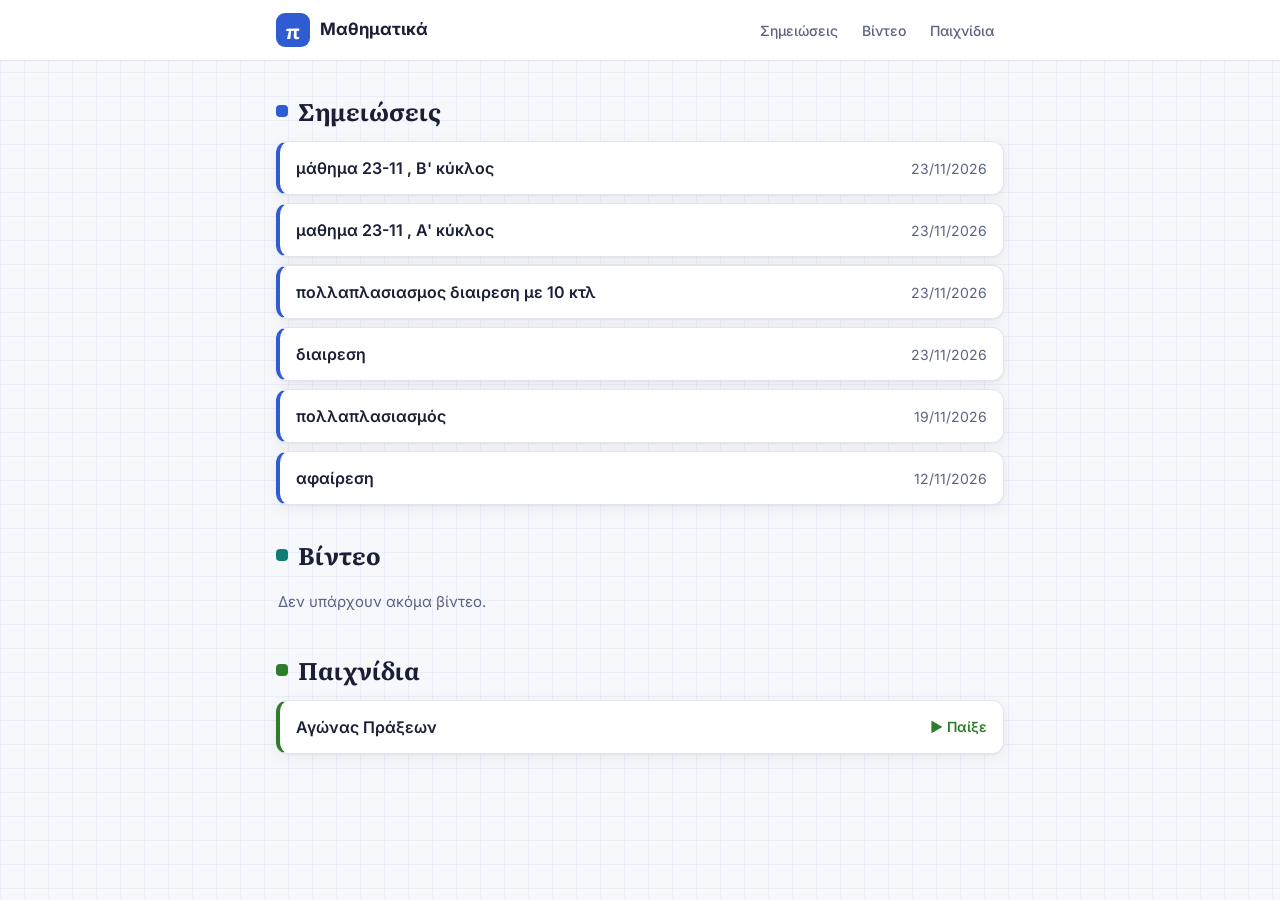
<file: index.html>
<!doctype html>
<html lang="el">
<head>
  <meta charset="utf-8">
  <meta name="viewport" content="width=device-width, initial-scale=1">
  <title>Μαθηματικά</title>
  <meta name="description" content="Σημειώσεις, βίντεο και παιχνίδια μαθηματικών.">
  <link rel="preconnect" href="https://fonts.googleapis.com">
  <link rel="preconnect" href="https://fonts.gstatic.com" crossorigin>
  <link href="https://fonts.googleapis.com/css2?family=Inter:wght@400;500;600;700&family=Literata:opsz,wght@7..72,600;7..72,700&display=swap" rel="stylesheet">
  <link rel="stylesheet" href="assets/style.css">
  <link rel="icon" href="data:image/svg+xml,%3Csvg xmlns='http://www.w3.org/2000/svg' viewBox='0 0 32 32'%3E%3Crect width='32' height='32' rx='8' fill='%232f5bd3'/%3E%3Ctext x='16' y='23' font-size='20' text-anchor='middle' fill='white' font-family='serif'%3E%CF%80%3C/text%3E%3C/svg%3E">
</head>
<body>
  <header class="site-header">
    <div class="wrap header-inner">
      <a class="brand" href="./">
        <span class="brand-mark" aria-hidden="true">π</span>
        <span>Μαθηματικά</span>
      </a>
      <nav class="nav" aria-label="Ενότητες">
        <a href="#simeioseis">Σημειώσεις</a>
        <a href="#vinteo">Βίντεο</a>
        <a href="#paixnidia">Παιχνίδια</a>
      </nav>
    </div>
  </header>

  <main class="wrap">
    <section class="section" id="simeioseis">
      <h2><span class="dot t-notes"></span>Σημειώσεις</h2>
      <ul class="list" id="notes"></ul>
    </section>

    <section class="section" id="vinteo">
      <h2><span class="dot t-video"></span>Βίντεο</h2>
      <ul class="list" id="videos"></ul>
    </section>

    <section class="section" id="paixnidia">
      <h2><span class="dot t-game"></span>Παιχνίδια</h2>
      <ul class="list" id="games"></ul>
    </section>
  </main>

  <dialog id="video-dialog" aria-label="Βίντεο">
    <div class="dialog-head">
      <strong id="video-title"></strong>
      <button class="icon-btn" id="video-close" aria-label="Κλείσιμο">✕</button>
    </div>
    <div class="video-frame"><iframe id="video-iframe" title="Βίντεο" allow="accelerometer; autoplay; encrypted-media; gyroscope; picture-in-picture" allowfullscreen></iframe></div>
  </dialog>

  <script src="assets/app.js"></script>
</body>
</html>
</file>
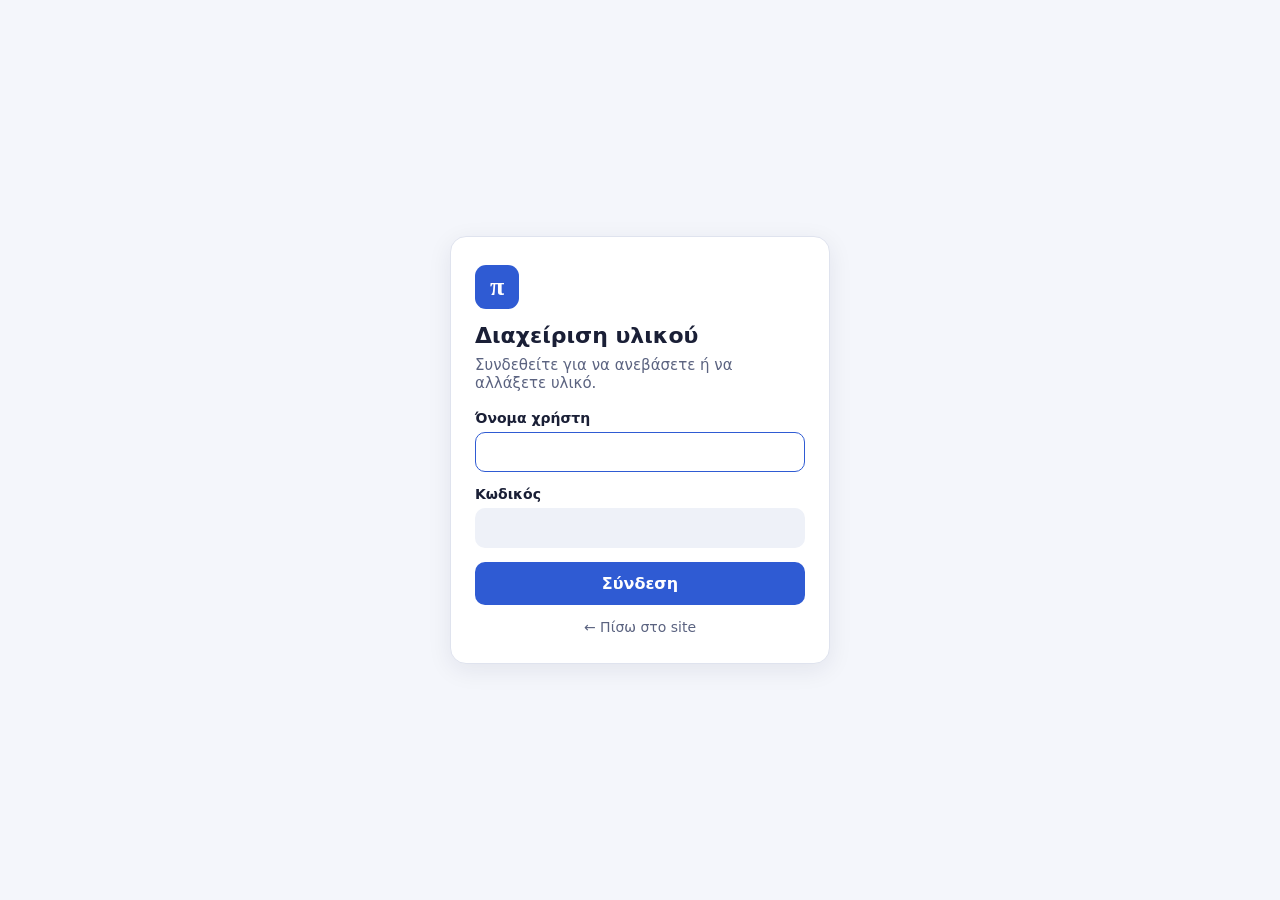
<file: admin/index.html>
<!doctype html>
<html lang="el">
<head>
  <meta charset="utf-8">
  <meta name="viewport" content="width=device-width, initial-scale=1">
  <meta name="robots" content="noindex">
  <title>Διαχείριση υλικού</title>
  <link rel="stylesheet" href="login.css">
</head>
<body>
  <main class="login" id="login" hidden>
    <form class="card" id="form" autocomplete="on">
      <div class="mark" aria-hidden="true">π</div>
      <h1>Διαχείριση υλικού</h1>
      <p class="sub">Συνδεθείτε για να ανεβάσετε ή να αλλάξετε υλικό.</p>
      <label>Όνομα χρήστη
        <input id="user" name="username" autocomplete="username" required autocapitalize="none" spellcheck="false">
      </label>
      <label>Κωδικός
        <input id="pass" name="password" type="password" autocomplete="current-password" required>
      </label>
      <p class="error" id="error" role="alert" hidden></p>
      <button type="submit" id="submit">Σύνδεση</button>
      <a class="back" href="../">← Πίσω στο site</a>
    </form>
  </main>

  <script src="auth.js"></script>
  <script>
  (function () {
    "use strict";
    // Ίδια έκδοση με αυτή που ελέγχθηκε. Μην την αλλάξετε χωρίς δοκιμή.
    var CMS_SRC = "https://unpkg.com/@sveltia/cms@0.266.0/dist/sveltia-cms.js";
    var KEY = "sveltia-cms.user";
    var $ = function (id) { return document.getElementById(id); };

    function hasSession() {
      try {
        var u = JSON.parse(localStorage.getItem(KEY) || "null");
        return !!(u && u.backendName === "github" && u.token);
      } catch (e) { return false; }
    }
    function startCms() {
      var l = $("login"); if (l) l.remove();
      document.body.classList.add("cms");
      var s = document.createElement("script");
      s.src = CMS_SRC;
      document.body.appendChild(s);
    }
    function showError(msg) {
      $("error").textContent = msg;
      $("error").hidden = false;
    }

    if (hasSession()) { startCms(); return; }

    $("login").hidden = false;
    $("user").focus();

    $("form").addEventListener("submit", function (e) {
      e.preventDefault();
      $("error").hidden = true;
      var btn = $("submit");
      btn.disabled = true; btn.textContent = "Σύνδεση…";

      fetch("login.json", { cache: "no-cache" })
        .then(function (r) {
          if (!r.ok) throw new Error("nosetup");
          return r.json();
        })
        .then(function (box) { return MathAuth.decrypt(box, $("user").value, $("pass").value); })
        .then(function (token) {
          try { localStorage.setItem(KEY, JSON.stringify({ backendName: "github", token: token })); } catch (err) {}
          if (!hasSession()) throw new Error("storage");
          startCms();
        })
        .catch(function (err) {
          btn.disabled = false; btn.textContent = "Σύνδεση";
          if (err && err.message === "nosetup") showError("Η σύνδεση δεν έχει ρυθμιστεί ακόμα.");
          else if (err && err.message === "storage") showError("Ο browser δεν επιτρέπει αποθήκευση. Δοκιμάστε εκτός ιδιωτικής περιήγησης.");
          else { showError("Λάθος όνομα χρήστη ή κωδικός."); $("pass").select(); }
        });
    });
  })();
  </script>
</body>
</html>
</file>
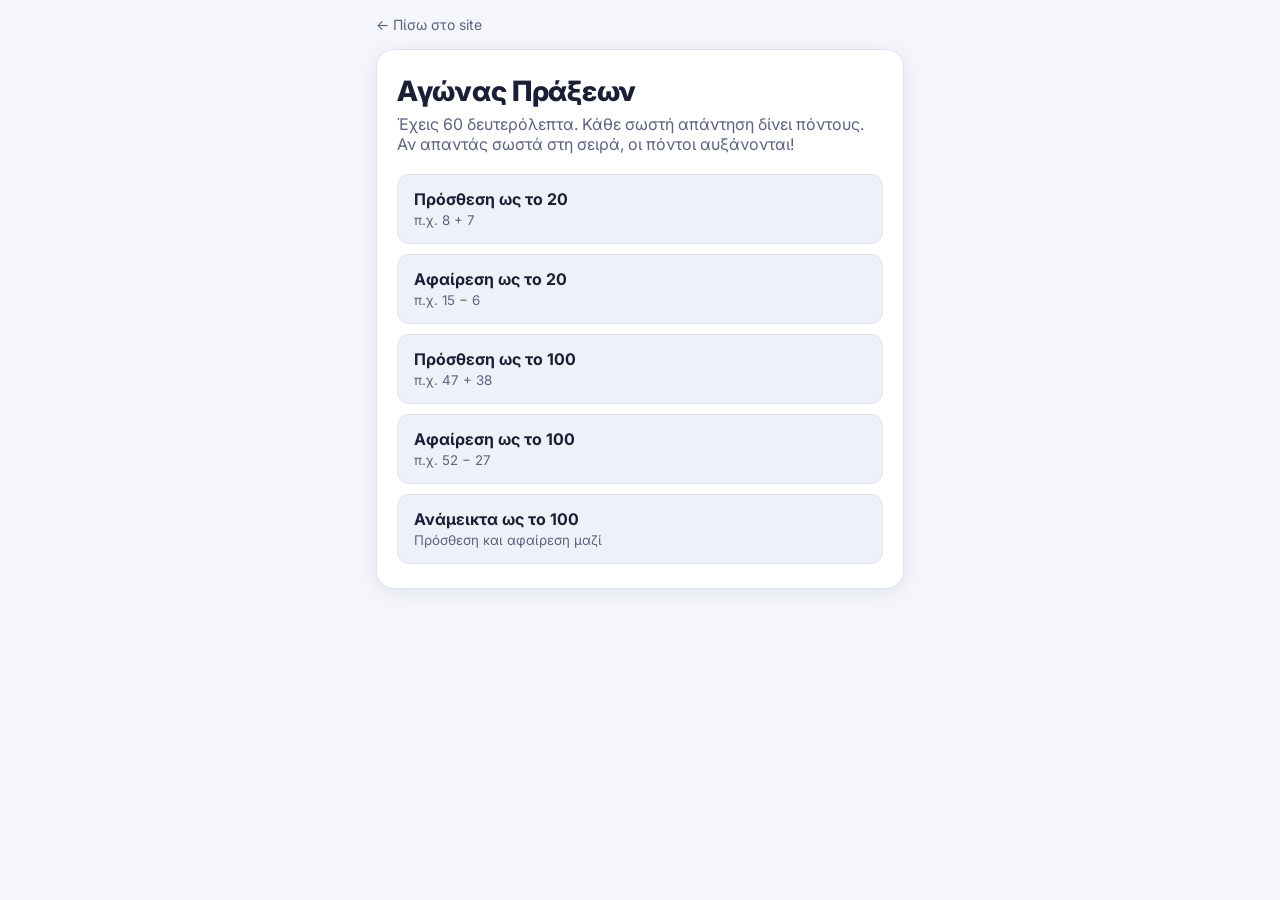
<file: games/praxeis/index.html>
<!doctype html>
<html lang="el">
<head>
<meta charset="utf-8">
<meta name="viewport" content="width=device-width, initial-scale=1">
<title>Αγώνας Πράξεων</title>
<link rel="preconnect" href="https://fonts.googleapis.com">
<link rel="preconnect" href="https://fonts.gstatic.com" crossorigin>
<link href="https://fonts.googleapis.com/css2?family=Inter:wght@400;600;700;800&display=swap" rel="stylesheet">
<style>
  :root {
    --bg: #f4f6fb; --surface: #fff; --surface-2: #eef1f8; --text: #1a1f36; --muted: #5b6380;
    --border: #dfe3ee; --accent: #2f5bd3; --accent-ink: #fff;
    --good: #1f8a3b; --good-bg: #e2f5e7; --bad: #c4283f; --bad-bg: #fde6ea; --warn: #b5470b;
  }
  @media (prefers-color-scheme: dark) {
    :root:not([data-theme="light"]) {
      --bg: #11141f; --surface: #1a1e2c; --surface-2: #252a3b; --text: #e8eaf2; --muted: #a0a7c0;
      --border: #30364a; --accent: #7d9cff; --accent-ink: #0d1430;
      --good: #7fe09a; --good-bg: #1c3a25; --bad: #ff98a9; --bad-bg: #4a1f2a; --warn: #ffb380;
    }
  }
  :root[data-theme="dark"] {
    --bg: #11141f; --surface: #1a1e2c; --surface-2: #252a3b; --text: #e8eaf2; --muted: #a0a7c0;
    --border: #30364a; --accent: #7d9cff; --accent-ink: #0d1430;
    --good: #7fe09a; --good-bg: #1c3a25; --bad: #ff98a9; --bad-bg: #4a1f2a; --warn: #ffb380;
  }
  * { box-sizing: border-box; }
  body { margin: 0; font-family: "Inter", system-ui, sans-serif; background: var(--bg); color: var(--text); min-height: 100vh; }
  .wrap { max-width: 560px; margin: 0 auto; padding: 16px; }
  .top { display: flex; justify-content: space-between; align-items: center; margin-bottom: 16px; }
  .top a { color: var(--muted); text-decoration: none; font-size: 14px; }
  .top a:hover { color: var(--accent); }
  .panel { background: var(--surface); border: 1px solid var(--border); border-radius: 18px; padding: 24px 20px; box-shadow: 0 4px 20px rgba(20,30,70,.07); }
  h1 { margin: 0 0 6px; font-size: 28px; font-weight: 800; letter-spacing: -.01em; }
  .sub { margin: 0 0 20px; color: var(--muted); }
  .levels { display: grid; gap: 10px; }
  .level {
    display: flex; justify-content: space-between; align-items: center; gap: 12px; text-align: left;
    font: inherit; cursor: pointer; padding: 14px 16px; border-radius: 12px;
    border: 1px solid var(--border); background: var(--surface-2); color: var(--text);
  }
  .level:hover { border-color: var(--accent); }
  .level strong { display: block; font-size: 16px; }
  .level small { color: var(--muted); }
  .best { font-size: 13px; color: var(--muted); white-space: nowrap; }
  .hud { display: flex; justify-content: space-between; align-items: center; gap: 8px; font-weight: 700; margin-bottom: 10px; }
  .hud .streak { color: var(--warn); font-size: 14px; min-height: 1em; }
  .bar { height: 8px; background: var(--surface-2); border-radius: 99px; overflow: hidden; margin-bottom: 22px; }
  .bar > div { height: 100%; background: var(--accent); width: 100%; transition: width .25s linear; }
  .bar.low > div { background: var(--bad); }
  .question { text-align: center; font-size: clamp(30px, 9vw, 46px); font-weight: 800; padding: 14px 0 26px; font-variant-numeric: tabular-nums; }
  .question .ask { display: block; font-size: 15px; font-weight: 600; color: var(--muted); margin-bottom: 6px; }
  .answers { display: grid; grid-template-columns: 1fr 1fr; gap: 10px; }
  .ans {
    font: inherit; font-size: 24px; font-weight: 700; cursor: pointer; padding: 16px 8px; border-radius: 12px;
    border: 2px solid var(--border); background: var(--surface); color: var(--text); position: relative;
    font-variant-numeric: tabular-nums;
  }
  .ans:hover { border-color: var(--accent); }
  .ans kbd { position: absolute; top: 6px; left: 9px; font: 600 11px Inter, sans-serif; color: var(--muted); }
  .ans.good { border-color: var(--good); background: var(--good-bg); color: var(--good); }
  .ans.bad { border-color: var(--bad); background: var(--bad-bg); color: var(--bad); }
  .ans:disabled { cursor: default; }
  .btn { font: inherit; font-weight: 700; cursor: pointer; border: none; padding: 12px 20px; border-radius: 10px; background: var(--accent); color: var(--accent-ink); }
  .btn.ghost { background: var(--surface-2); color: var(--text); }
  .result { text-align: center; }
  .big { font-size: 64px; font-weight: 800; line-height: 1; margin: 10px 0; color: var(--accent); }
  .stats { color: var(--muted); margin-bottom: 8px; }
  .msg { font-weight: 600; margin: 14px 0 22px; }
  .row { display: flex; gap: 10px; justify-content: center; flex-wrap: wrap; }
  .hint { color: var(--muted); font-size: 13px; text-align: center; margin-top: 16px; }
  [hidden] { display: none !important; }
</style>
</head>
<body>
<div class="wrap">
  <div class="top"><a href="../../">← Πίσω στο site</a></div>

  <section class="panel" id="menu">
    <h1>Αγώνας Πράξεων</h1>
    <p class="sub">Έχεις 60 δευτερόλεπτα. Κάθε σωστή απάντηση δίνει πόντους. Αν απαντάς σωστά στη σειρά, οι πόντοι αυξάνονται!</p>
    <div class="levels" id="levels"></div>
  </section>

  <section class="panel" id="play" hidden>
    <div class="hud"><span id="score">0 πόντοι</span><span class="streak" id="streak"></span><span id="time">60″</span></div>
    <div class="bar" id="bar"><div id="bar-fill"></div></div>
    <div class="question" id="question"></div>
    <div class="answers" id="answers"></div>
    <p class="hint">Μπορείς να πατάς και τα πλήκτρα 1–4.</p>
  </section>

  <section class="panel result" id="end" hidden>
    <h1>Τέλος χρόνου!</h1>
    <div class="big" id="final"></div>
    <div class="stats" id="stats"></div>
    <div class="msg" id="msg"></div>
    <div class="row">
      <button class="btn" id="again">Ξανά</button>
      <button class="btn ghost" id="to-menu">Άλλο επίπεδο</button>
    </div>
  </section>
</div>

<script>
(function () {
  "use strict";
  var DURATION = 60;

  function rnd(a, b) { return Math.floor(Math.random() * (b - a + 1)) + a; }
  function pick(arr) { return arr[rnd(0, arr.length - 1)]; }
  function fmt(n) { return n < 0 ? "−" + Math.abs(n) : String(n); }

  function add(max) { return function () {
    var a = rnd(1, max - 1), b = rnd(1, max - a);
    return { q: a + " + " + b, a: a + b };
  }; }
  function sub(max) { return function () {
    var a = rnd(2, max), b = rnd(1, a - 1);
    return { q: a + " − " + b, a: a - b };
  }; }
  var LEVELS = [
    { id: "add20",  name: "Πρόσθεση ως το 20",  desc: "π.χ. 8 + 7", gen: add(20) },
    { id: "sub20",  name: "Αφαίρεση ως το 20",  desc: "π.χ. 15 − 6", gen: sub(20) },
    { id: "add100", name: "Πρόσθεση ως το 100", desc: "π.χ. 47 + 38", gen: add(100) },
    { id: "sub100", name: "Αφαίρεση ως το 100", desc: "π.χ. 52 − 27", gen: sub(100) },
    { id: "mix100", name: "Ανάμεικτα ως το 100", desc: "Πρόσθεση και αφαίρεση μαζί", gen: function () {
        return Math.random() < .5 ? add(100)() : sub(100)();
    }}
  ];

  var $ = function (id) { return document.getElementById(id); };
  var level, score, streak, correct, total, timeLeft, timer, current, locked;

  function bestKey(id) { return "praxeis-best-" + id; }
  function getBest(id) { try { return Number(localStorage.getItem(bestKey(id))) || 0; } catch (e) { return 0; } }
  function setBest(id, v) { try { localStorage.setItem(bestKey(id), String(v)); } catch (e) {} }

  function showMenu() {
    $("levels").innerHTML = LEVELS.map(function (l, i) {
      var b = getBest(l.id);
      return '<button class="level" data-i="' + i + '"><span><strong>' + l.name + "</strong><small>" + l.desc + "</small></span>" +
        '<span class="best">' + (b ? "Ρεκόρ: " + b : "") + "</span></button>";
    }).join("");
    show("menu");
  }
  function show(id) { ["menu", "play", "end"].forEach(function (s) { $(s).hidden = s !== id; }); }

  function options(ans) {
    var set = [ans];
    var cands = [ans + 1, ans - 1, ans + 2, ans - 2, ans + 10, ans - 10, ans + rnd(3, 6), ans - rnd(3, 6), ans + 11, ans + 9].filter(function (v) { return v >= 0; });
    cands.sort(function () { return Math.random() - .5; });
    for (var i = 0; i < cands.length && set.length < 4; i++) if (set.indexOf(cands[i]) < 0) set.push(cands[i]);
    return set.sort(function () { return Math.random() - .5; });
  }

  function next() {
    current = level.gen();
    locked = false;
    $("question").innerHTML = (current.ask ? '<span class="ask">' + current.ask + "</span>" : "") + current.q + (current.ask ? "" : " = ;");
    $("answers").innerHTML = options(current.a).map(function (v, i) {
      return '<button class="ans" data-v="' + v + '"><kbd>' + (i + 1) + "</kbd>" + fmt(v) + "</button>";
    }).join("");
  }

  function answer(btn) {
    if (locked || !btn) return;
    locked = true;
    total++;
    var v = Number(btn.dataset.v);
    var buttons = $("answers").querySelectorAll(".ans");
    buttons.forEach(function (b) { b.disabled = true; if (Number(b.dataset.v) === current.a) b.classList.add("good"); });
    if (v === current.a) {
      correct++; streak++;
      score += 10 + Math.min(streak - 1, 5) * 2;
    } else {
      streak = 0;
      btn.classList.add("bad");
    }
    $("score").textContent = score + " πόντοι";
    $("streak").textContent = streak >= 3 ? "🔥 " + streak + " στη σειρά" : "";
    setTimeout(function () { if (timeLeft > 0) next(); }, v === current.a ? 350 : 1100);
  }

  function start(i) {
    level = LEVELS[i];
    score = 0; streak = 0; correct = 0; total = 0; timeLeft = DURATION;
    $("score").textContent = "0 πόντοι"; $("streak").textContent = "";
    tick();
    show("play");
    next();
    clearInterval(timer);
    timer = setInterval(function () { timeLeft--; tick(); if (timeLeft <= 0) finish(); }, 1000);
  }
  function tick() {
    $("time").textContent = timeLeft + "″";
    $("bar-fill").style.width = (timeLeft / DURATION * 100) + "%";
    $("bar").classList.toggle("low", timeLeft <= 10);
  }
  function finish() {
    clearInterval(timer);
    var prev = getBest(level.id);
    var record = score > prev;
    if (record) setBest(level.id, score);
    $("final").textContent = score;
    $("stats").textContent = "Σωστές: " + correct + " από " + total + " · " + level.name;
    $("msg").textContent = record && prev ? "🏆 Νέο ρεκόρ! (το προηγούμενο ήταν " + prev + ")"
      : record ? "🎉 Μπράβο! Αυτό είναι το πρώτο σου ρεκόρ."
      : "Το ρεκόρ σου είναι " + prev + ". Μπορείς να το σπάσεις!";
    show("end");
  }

  document.addEventListener("click", function (e) {
    var l = e.target.closest(".level"); if (l) return start(Number(l.dataset.i));
    var a = e.target.closest(".ans"); if (a) return answer(a);
  });
  document.addEventListener("keydown", function (e) {
    if ($("play").hidden) return;
    var n = Number(e.key);
    if (n >= 1 && n <= 4) answer($("answers").querySelectorAll(".ans")[n - 1]);
  });
  $("again").addEventListener("click", function () { start(LEVELS.indexOf(level)); });
  $("to-menu").addEventListener("click", showMenu);

  showMenu();
})();
</script>
</body>
</html>
</file>
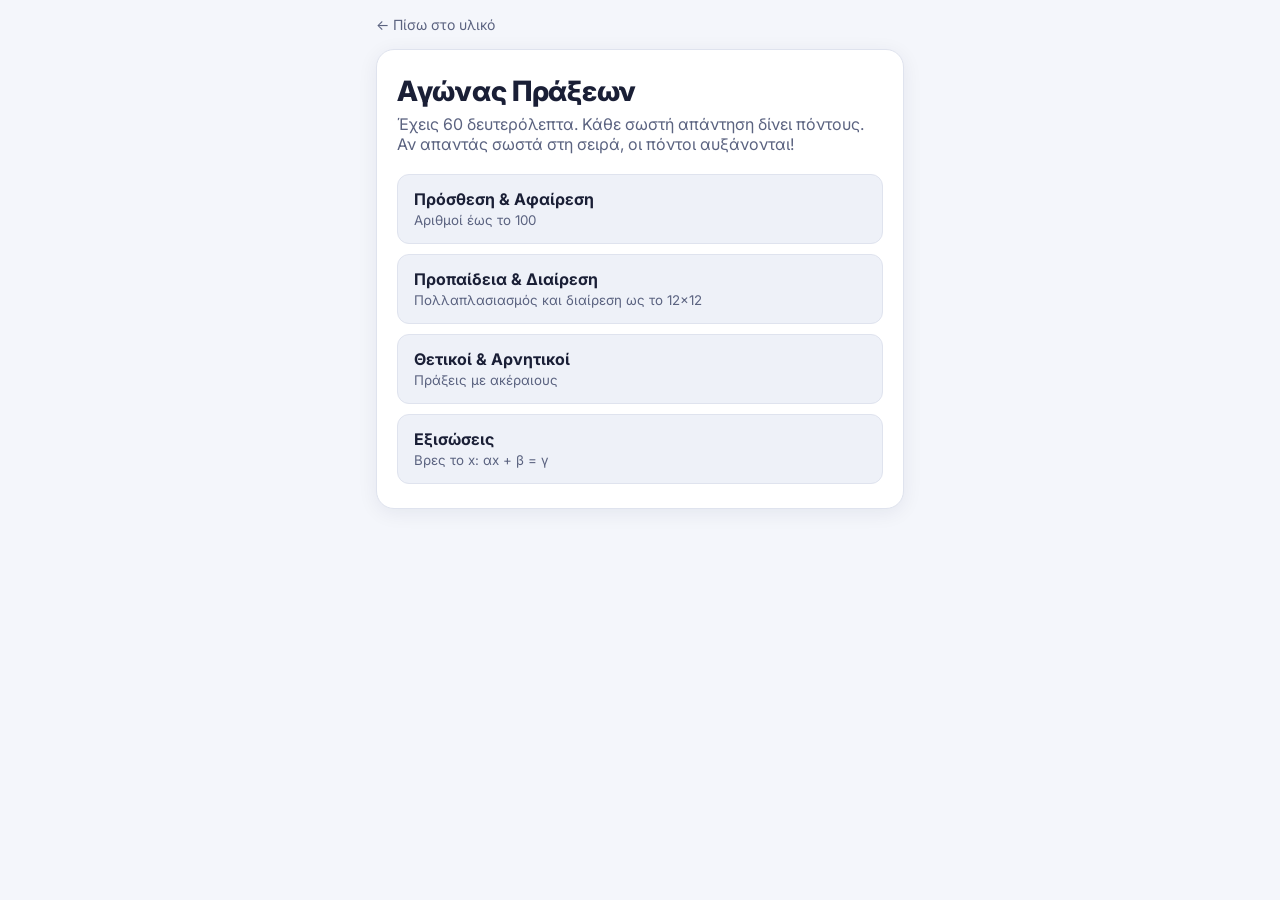
<file: math-site/games/praxeis/index.html>
<!doctype html>
<html lang="el">
<head>
<meta charset="utf-8">
<meta name="viewport" content="width=device-width, initial-scale=1">
<title>Αγώνας Πράξεων</title>
<link rel="preconnect" href="https://fonts.googleapis.com">
<link rel="preconnect" href="https://fonts.gstatic.com" crossorigin>
<link href="https://fonts.googleapis.com/css2?family=Inter:wght@400;600;700;800&display=swap" rel="stylesheet">
<style>
  :root {
    --bg: #f4f6fb; --surface: #fff; --surface-2: #eef1f8; --text: #1a1f36; --muted: #5b6380;
    --border: #dfe3ee; --accent: #2f5bd3; --accent-ink: #fff;
    --good: #1f8a3b; --good-bg: #e2f5e7; --bad: #c4283f; --bad-bg: #fde6ea; --warn: #b5470b;
  }
  @media (prefers-color-scheme: dark) {
    :root:not([data-theme="light"]) {
      --bg: #11141f; --surface: #1a1e2c; --surface-2: #252a3b; --text: #e8eaf2; --muted: #a0a7c0;
      --border: #30364a; --accent: #7d9cff; --accent-ink: #0d1430;
      --good: #7fe09a; --good-bg: #1c3a25; --bad: #ff98a9; --bad-bg: #4a1f2a; --warn: #ffb380;
    }
  }
  :root[data-theme="dark"] {
    --bg: #11141f; --surface: #1a1e2c; --surface-2: #252a3b; --text: #e8eaf2; --muted: #a0a7c0;
    --border: #30364a; --accent: #7d9cff; --accent-ink: #0d1430;
    --good: #7fe09a; --good-bg: #1c3a25; --bad: #ff98a9; --bad-bg: #4a1f2a; --warn: #ffb380;
  }
  * { box-sizing: border-box; }
  body { margin: 0; font-family: "Inter", system-ui, sans-serif; background: var(--bg); color: var(--text); min-height: 100vh; }
  .wrap { max-width: 560px; margin: 0 auto; padding: 16px; }
  .top { display: flex; justify-content: space-between; align-items: center; margin-bottom: 16px; }
  .top a { color: var(--muted); text-decoration: none; font-size: 14px; }
  .top a:hover { color: var(--accent); }
  .panel { background: var(--surface); border: 1px solid var(--border); border-radius: 18px; padding: 24px 20px; box-shadow: 0 4px 20px rgba(20,30,70,.07); }
  h1 { margin: 0 0 6px; font-size: 28px; font-weight: 800; letter-spacing: -.01em; }
  .sub { margin: 0 0 20px; color: var(--muted); }
  .levels { display: grid; gap: 10px; }
  .level {
    display: flex; justify-content: space-between; align-items: center; gap: 12px; text-align: left;
    font: inherit; cursor: pointer; padding: 14px 16px; border-radius: 12px;
    border: 1px solid var(--border); background: var(--surface-2); color: var(--text);
  }
  .level:hover { border-color: var(--accent); }
  .level strong { display: block; font-size: 16px; }
  .level small { color: var(--muted); }
  .best { font-size: 13px; color: var(--muted); white-space: nowrap; }
  .hud { display: flex; justify-content: space-between; align-items: center; gap: 8px; font-weight: 700; margin-bottom: 10px; }
  .hud .streak { color: var(--warn); font-size: 14px; min-height: 1em; }
  .bar { height: 8px; background: var(--surface-2); border-radius: 99px; overflow: hidden; margin-bottom: 22px; }
  .bar > div { height: 100%; background: var(--accent); width: 100%; transition: width .25s linear; }
  .bar.low > div { background: var(--bad); }
  .question { text-align: center; font-size: clamp(30px, 9vw, 46px); font-weight: 800; padding: 14px 0 26px; font-variant-numeric: tabular-nums; }
  .question .ask { display: block; font-size: 15px; font-weight: 600; color: var(--muted); margin-bottom: 6px; }
  .answers { display: grid; grid-template-columns: 1fr 1fr; gap: 10px; }
  .ans {
    font: inherit; font-size: 24px; font-weight: 700; cursor: pointer; padding: 16px 8px; border-radius: 12px;
    border: 2px solid var(--border); background: var(--surface); color: var(--text); position: relative;
    font-variant-numeric: tabular-nums;
  }
  .ans:hover { border-color: var(--accent); }
  .ans kbd { position: absolute; top: 6px; left: 9px; font: 600 11px Inter, sans-serif; color: var(--muted); }
  .ans.good { border-color: var(--good); background: var(--good-bg); color: var(--good); }
  .ans.bad { border-color: var(--bad); background: var(--bad-bg); color: var(--bad); }
  .ans:disabled { cursor: default; }
  .btn { font: inherit; font-weight: 700; cursor: pointer; border: none; padding: 12px 20px; border-radius: 10px; background: var(--accent); color: var(--accent-ink); }
  .btn.ghost { background: var(--surface-2); color: var(--text); }
  .result { text-align: center; }
  .big { font-size: 64px; font-weight: 800; line-height: 1; margin: 10px 0; color: var(--accent); }
  .stats { color: var(--muted); margin-bottom: 8px; }
  .msg { font-weight: 600; margin: 14px 0 22px; }
  .row { display: flex; gap: 10px; justify-content: center; flex-wrap: wrap; }
  .hint { color: var(--muted); font-size: 13px; text-align: center; margin-top: 16px; }
  [hidden] { display: none !important; }
</style>
</head>
<body>
<div class="wrap">
  <div class="top"><a href="../../">← Πίσω στο υλικό</a></div>

  <section class="panel" id="menu">
    <h1>Αγώνας Πράξεων</h1>
    <p class="sub">Έχεις 60 δευτερόλεπτα. Κάθε σωστή απάντηση δίνει πόντους. Αν απαντάς σωστά στη σειρά, οι πόντοι αυξάνονται!</p>
    <div class="levels" id="levels"></div>
  </section>

  <section class="panel" id="play" hidden>
    <div class="hud"><span id="score">0 πόντοι</span><span class="streak" id="streak"></span><span id="time">60″</span></div>
    <div class="bar" id="bar"><div id="bar-fill"></div></div>
    <div class="question" id="question"></div>
    <div class="answers" id="answers"></div>
    <p class="hint">Μπορείς να πατάς και τα πλήκτρα 1–4.</p>
  </section>

  <section class="panel result" id="end" hidden>
    <h1>Τέλος χρόνου!</h1>
    <div class="big" id="final"></div>
    <div class="stats" id="stats"></div>
    <div class="msg" id="msg"></div>
    <div class="row">
      <button class="btn" id="again">Ξανά</button>
      <button class="btn ghost" id="to-menu">Άλλο επίπεδο</button>
    </div>
  </section>
</div>

<script>
(function () {
  "use strict";
  var DURATION = 60;

  function rnd(a, b) { return Math.floor(Math.random() * (b - a + 1)) + a; }
  function pick(arr) { return arr[rnd(0, arr.length - 1)]; }
  function p(n) { return n < 0 ? "(" + fmt(n) + ")" : fmt(n); } // αρνητικοί σε παρένθεση
  function fmt(n) { return n < 0 ? "−" + Math.abs(n) : String(n); }

  var LEVELS = [
    { id: "add", name: "Πρόσθεση & Αφαίρεση", desc: "Αριθμοί έως το 100", gen: function () {
        var a = rnd(5, 60), b = rnd(2, 40);
        if (Math.random() < .5) return { q: a + " + " + b, a: a + b };
        if (b > a) { var t = a; a = b; b = t; }
        return { q: a + " − " + b, a: a - b };
    }},
    { id: "mul", name: "Προπαίδεια & Διαίρεση", desc: "Πολλαπλασιασμός και διαίρεση ως το 12×12", gen: function () {
        var a = rnd(2, 12), b = rnd(2, 12);
        if (Math.random() < .6) return { q: a + " × " + b, a: a * b };
        return { q: (a * b) + " : " + a, a: b };
    }},
    { id: "int", name: "Θετικοί & Αρνητικοί", desc: "Πράξεις με ακέραιους", gen: function () {
        var a = rnd(-15, 15), b = rnd(-15, 15);
        if (b === 0) b = -7;
        var op = pick(["+", "−", "×"]);
        if (op === "×") { a = rnd(-9, 9); b = rnd(-9, 9) || 4; return { q: p(a) + " · " + p(b), a: a * b }; }
        if (op === "+") return { q: fmt(a) + " + " + p(b), a: a + b };
        return { q: fmt(a) + " − " + p(b), a: a - b };
    }},
    { id: "eq", name: "Εξισώσεις", desc: "Βρες το x: αx + β = γ", gen: function () {
        var x = rnd(-9, 9), a = rnd(2, 9), b = rnd(-20, 20);
        if (b === 0) b = 5;
        var c = a * x + b;
        var left = a + "x " + (b < 0 ? "− " + Math.abs(b) : "+ " + b);
        return { q: left + " = " + fmt(c), a: x, ask: "Πόσο είναι το x;" };
    }}
  ];

  var $ = function (id) { return document.getElementById(id); };
  var level, score, streak, correct, total, timeLeft, timer, current, locked;

  function bestKey(id) { return "praxeis-best-" + id; }
  function getBest(id) { try { return Number(localStorage.getItem(bestKey(id))) || 0; } catch (e) { return 0; } }
  function setBest(id, v) { try { localStorage.setItem(bestKey(id), String(v)); } catch (e) {} }

  function showMenu() {
    $("levels").innerHTML = LEVELS.map(function (l, i) {
      var b = getBest(l.id);
      return '<button class="level" data-i="' + i + '"><span><strong>' + l.name + "</strong><small>" + l.desc + "</small></span>" +
        '<span class="best">' + (b ? "Ρεκόρ: " + b : "") + "</span></button>";
    }).join("");
    show("menu");
  }
  function show(id) { ["menu", "play", "end"].forEach(function (s) { $(s).hidden = s !== id; }); }

  function options(ans) {
    var set = [ans];
    var cands = [ans + 1, ans - 1, ans + 2, ans - 2, -ans, ans + 10, ans - 10, ans + rnd(3, 6), ans - rnd(3, 6)];
    cands.sort(function () { return Math.random() - .5; });
    for (var i = 0; i < cands.length && set.length < 4; i++) if (set.indexOf(cands[i]) < 0) set.push(cands[i]);
    return set.sort(function () { return Math.random() - .5; });
  }

  function next() {
    current = level.gen();
    locked = false;
    $("question").innerHTML = (current.ask ? '<span class="ask">' + current.ask + "</span>" : "") + current.q + (current.ask ? "" : " = ;");
    $("answers").innerHTML = options(current.a).map(function (v, i) {
      return '<button class="ans" data-v="' + v + '"><kbd>' + (i + 1) + "</kbd>" + fmt(v) + "</button>";
    }).join("");
  }

  function answer(btn) {
    if (locked || !btn) return;
    locked = true;
    total++;
    var v = Number(btn.dataset.v);
    var buttons = $("answers").querySelectorAll(".ans");
    buttons.forEach(function (b) { b.disabled = true; if (Number(b.dataset.v) === current.a) b.classList.add("good"); });
    if (v === current.a) {
      correct++; streak++;
      score += 10 + Math.min(streak - 1, 5) * 2;
    } else {
      streak = 0;
      btn.classList.add("bad");
    }
    $("score").textContent = score + " πόντοι";
    $("streak").textContent = streak >= 3 ? "🔥 " + streak + " στη σειρά" : "";
    setTimeout(function () { if (timeLeft > 0) next(); }, v === current.a ? 350 : 1100);
  }

  function start(i) {
    level = LEVELS[i];
    score = 0; streak = 0; correct = 0; total = 0; timeLeft = DURATION;
    $("score").textContent = "0 πόντοι"; $("streak").textContent = "";
    tick();
    show("play");
    next();
    clearInterval(timer);
    timer = setInterval(function () { timeLeft--; tick(); if (timeLeft <= 0) finish(); }, 1000);
  }
  function tick() {
    $("time").textContent = timeLeft + "″";
    $("bar-fill").style.width = (timeLeft / DURATION * 100) + "%";
    $("bar").classList.toggle("low", timeLeft <= 10);
  }
  function finish() {
    clearInterval(timer);
    var prev = getBest(level.id);
    var record = score > prev;
    if (record) setBest(level.id, score);
    $("final").textContent = score;
    $("stats").textContent = "Σωστές: " + correct + " από " + total + " · " + level.name;
    $("msg").textContent = record && prev ? "🏆 Νέο ρεκόρ! (το προηγούμενο ήταν " + prev + ")"
      : record ? "🎉 Μπράβο! Αυτό είναι το πρώτο σου ρεκόρ."
      : "Το ρεκόρ σου είναι " + prev + ". Μπορείς να το σπάσεις!";
    show("end");
  }

  document.addEventListener("click", function (e) {
    var l = e.target.closest(".level"); if (l) return start(Number(l.dataset.i));
    var a = e.target.closest(".ans"); if (a) return answer(a);
  });
  document.addEventListener("keydown", function (e) {
    if ($("play").hidden) return;
    var n = Number(e.key);
    if (n >= 1 && n <= 4) answer($("answers").querySelectorAll(".ans")[n - 1]);
  });
  $("again").addEventListener("click", function () { start(LEVELS.indexOf(level)); });
  $("to-menu").addEventListener("click", showMenu);

  showMenu();
})();
</script>
</body>
</html>
</file>
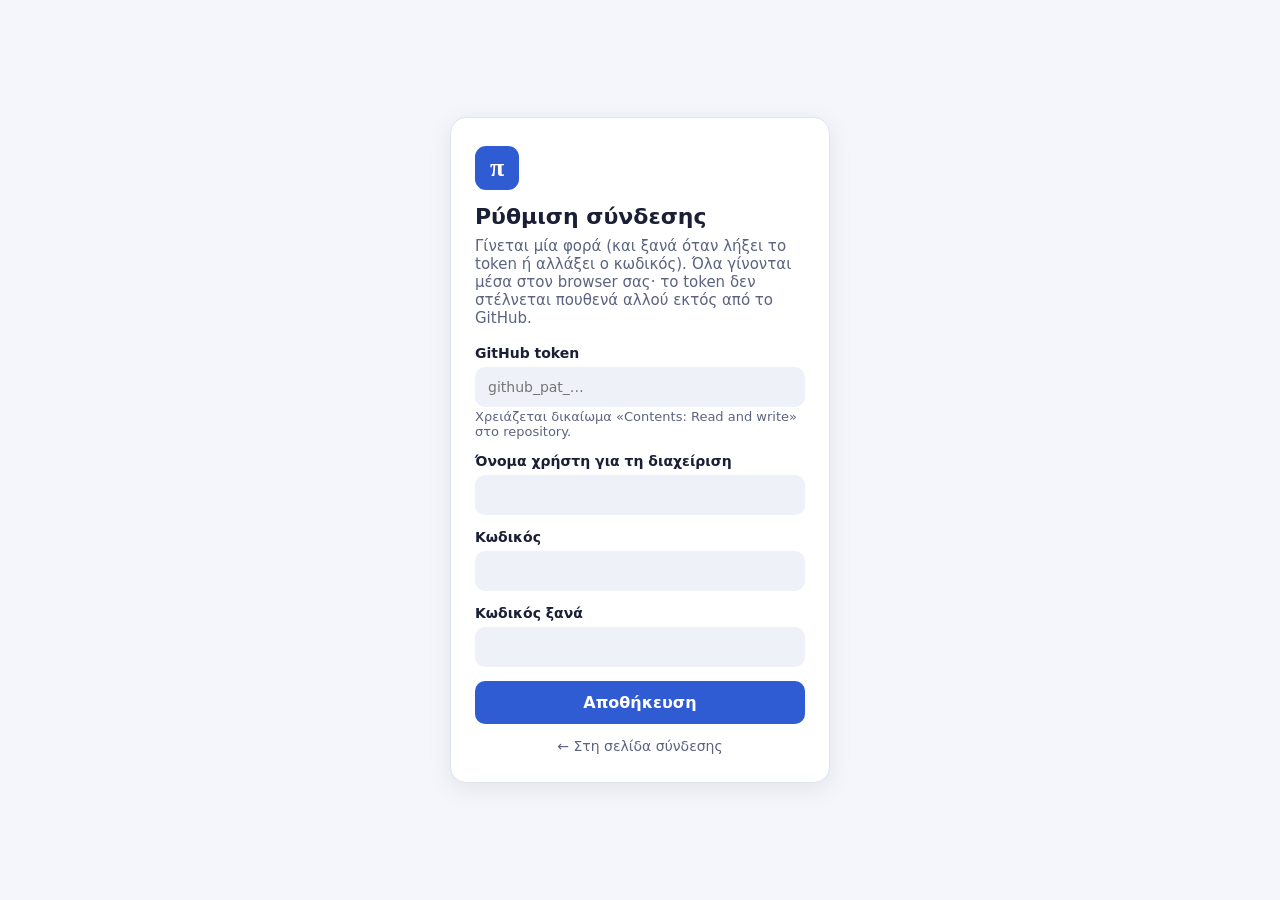
<file: admin/setup.html>
<!doctype html>
<html lang="el">
<head>
  <meta charset="utf-8">
  <meta name="viewport" content="width=device-width, initial-scale=1">
  <meta name="robots" content="noindex">
  <title>Ρύθμιση σύνδεσης</title>
  <link rel="stylesheet" href="login.css">
</head>
<body>
  <main class="login">
    <form class="card" id="form" autocomplete="off">
      <div class="mark" aria-hidden="true">π</div>
      <h1>Ρύθμιση σύνδεσης</h1>
      <p class="sub">Γίνεται μία φορά (και ξανά όταν λήξει το token ή αλλάξει ο κωδικός). Όλα γίνονται μέσα στον browser σας· το token δεν στέλνεται πουθενά αλλού εκτός από το GitHub.</p>

      <label>GitHub token
        <input id="token" type="password" placeholder="github_pat_…" required spellcheck="false">
        <span class="hint">Χρειάζεται δικαίωμα «Contents: Read and write» στο repository.</span>
      </label>
      <label>Όνομα χρήστη για τη διαχείριση
        <input id="user" required autocapitalize="none" spellcheck="false">
      </label>
      <label>Κωδικός
        <input id="pass" type="password" required autocomplete="new-password">
      </label>
      <label>Κωδικός ξανά
        <input id="pass2" type="password" required autocomplete="new-password">
      </label>

      <p class="error" id="error" role="alert" hidden></p>
      <p class="ok" id="ok" hidden></p>
      <button type="submit" id="submit">Αποθήκευση</button>
      <a class="back" href="./">← Στη σελίδα σύνδεσης</a>
    </form>
  </main>

  <script src="auth.js"></script>
  <script>
  (function () {
    "use strict";
    var REPO = "stammath3/math";
    var BRANCH = "main";
    var PATH = "admin/login.json";
    var API = "https://api.github.com/repos/" + REPO;
    var $ = function (id) { return document.getElementById(id); };

    function gh(url, token, opts) {
      opts = opts || {};
      opts.headers = Object.assign({
        "Authorization": "Bearer " + token,
        "Accept": "application/vnd.github+json"
      }, opts.headers || {});
      return fetch(url, opts);
    }
    function fail(msg) {
      $("error").textContent = msg; $("error").hidden = false;
      $("submit").disabled = false; $("submit").textContent = "Αποθήκευση";
    }

    $("form").addEventListener("submit", function (e) {
      e.preventDefault();
      $("error").hidden = true; $("ok").hidden = true;
      var token = $("token").value.trim(), user = $("user").value.trim(), pass = $("pass").value;
      if (pass !== $("pass2").value) return fail("Οι δύο κωδικοί δεν είναι ίδιοι.");
      if (pass.length < 8) return fail("Ο κωδικός πρέπει να έχει τουλάχιστον 8 χαρακτήρες.");
      $("submit").disabled = true; $("submit").textContent = "Έλεγχος…";

      gh(API, token)
        .then(function (r) {
          if (r.status === 401) throw new Error("Το token δεν είναι σωστό ή έχει λήξει.");
          if (r.status === 404) throw new Error("Το token δεν έχει πρόσβαση στο repository " + REPO + ".");
          if (!r.ok) throw new Error("Σφάλμα GitHub (" + r.status + ").");
          return r.json();
        })
        .then(function (repo) {
          if (repo.permissions && repo.permissions.push === false)
            throw new Error("Το token δεν έχει δικαίωμα εγγραφής (Contents: Read and write).");
          $("submit").textContent = "Κρυπτογράφηση…";
          return MathAuth.encrypt(token, user, pass);
        })
        .then(function (box) {
          $("submit").textContent = "Αποθήκευση…";
          return gh(API + "/contents/" + PATH + "?ref=" + BRANCH, token)
            .then(function (r) { return r.ok ? r.json() : null; })
            .then(function (existing) {
              var body = {
                message: "Ρύθμιση σύνδεσης διαχείρισης",
                content: btoa(JSON.stringify(box, null, 2) + "\n"),
                branch: BRANCH
              };
              if (existing && existing.sha) body.sha = existing.sha;
              return gh(API + "/contents/" + PATH, token, { method: "PUT", body: JSON.stringify(body) });
            });
        })
        .then(function (r) {
          if (!r.ok) throw new Error("Δεν αποθηκεύτηκε (" + r.status + "). Ελέγξτε ότι το token έχει «Contents: Read and write».");
          $("form").reset();
          $("submit").disabled = false; $("submit").textContent = "Αποθήκευση";
          $("ok").textContent = "Έτοιμο! Σε 1–2 λεπτά η σύνδεση με όνομα χρήστη και κωδικό θα δουλεύει.";
          $("ok").hidden = false;
        })
        .catch(function (err) {
          fail(err && err.message && !/fetch/i.test(err.message) ? err.message : "Δεν ήταν δυνατή η σύνδεση με το GitHub. Ελέγξτε το internet.");
        });
    });
  })();
  </script>
</body>
</html>
</file>
<file: assets/style.css>
:root {
  --bg: #f7f8fb;
  --grid-line: rgba(47, 91, 211, 0.06);
  --surface: #ffffff;
  --surface-2: #f0f2f8;
  --text: #1a1f36;
  --muted: #5b6380;
  --border: #e2e5ef;
  --accent: #2f5bd3;
  --accent-ink: #ffffff;
  --accent-soft: #e6ecfc;
  --shadow: 0 1px 2px rgba(20, 30, 70, .05), 0 4px 16px rgba(20, 30, 70, .06);

  --t-notes: #2f5bd3;     --t-notes-bg: #e6ecfc;
  --t-ex: #b5470b;        --t-ex-bg: #fdeee3;
  --t-copy: #6b4bc7;      --t-copy-bg: #efe9fb;
  --t-test: #b3203e;      --t-test-bg: #fce7eb;
  --t-video: #0f7c74;     --t-video-bg: #e0f4f1;
  --t-game: #2d7d2a;      --t-game-bg: #e4f4e2;
  --t-other: #5b6380;     --t-other-bg: #eceef4;
}
@media (prefers-color-scheme: dark) {
  :root:not([data-theme="light"]) {
    --bg: #11141f; --grid-line: rgba(140, 170, 255, 0.05);
    --surface: #1a1e2c; --surface-2: #232838; --text: #e8eaf2; --muted: #a0a7c0;
    --border: #2e3448; --accent: #7d9cff; --accent-ink: #0d1430; --accent-soft: #263156;
    --shadow: 0 1px 2px rgba(0,0,0,.3), 0 4px 16px rgba(0,0,0,.25);
    --t-notes: #9db4ff; --t-notes-bg: #243052;
    --t-ex: #ffb380;    --t-ex-bg: #43291a;
    --t-copy: #c5b2ff;  --t-copy-bg: #33294f;
    --t-test: #ff9aae;  --t-test-bg: #4a1f2a;
    --t-video: #7fdcd1; --t-video-bg: #173b38;
    --t-game: #9be096;  --t-game-bg: #1f3a1e;
    --t-other: #b6bcd2; --t-other-bg: #2a2f40;
  }
}
:root[data-theme="dark"] {
  --bg: #11141f; --grid-line: rgba(140, 170, 255, 0.05);
  --surface: #1a1e2c; --surface-2: #232838; --text: #e8eaf2; --muted: #a0a7c0;
  --border: #2e3448; --accent: #7d9cff; --accent-ink: #0d1430; --accent-soft: #263156;
  --shadow: 0 1px 2px rgba(0,0,0,.3), 0 4px 16px rgba(0,0,0,.25);
  --t-notes: #9db4ff; --t-notes-bg: #243052;
  --t-ex: #ffb380;    --t-ex-bg: #43291a;
  --t-copy: #c5b2ff;  --t-copy-bg: #33294f;
  --t-test: #ff9aae;  --t-test-bg: #4a1f2a;
  --t-video: #7fdcd1; --t-video-bg: #173b38;
  --t-game: #9be096;  --t-game-bg: #1f3a1e;
  --t-other: #b6bcd2; --t-other-bg: #2a2f40;
}

* { box-sizing: border-box; }
html { -webkit-text-size-adjust: 100%; scroll-behavior: smooth; scroll-padding-top: 76px; }
body {
  margin: 0;
  font-family: "Inter", system-ui, -apple-system, "Segoe UI", sans-serif;
  font-size: 16px; line-height: 1.5; color: var(--text);
  background-color: var(--bg);
  background-image:
    linear-gradient(var(--grid-line) 1px, transparent 1px),
    linear-gradient(90deg, var(--grid-line) 1px, transparent 1px);
  background-size: 24px 24px;
  min-height: 100vh;
}
.wrap { width: 100%; max-width: 760px; margin: 0 auto; padding: 0 16px; }

.site-header { background: var(--surface); border-bottom: 1px solid var(--border); position: sticky; top: 0; z-index: 10; }
.header-inner { display: flex; align-items: center; justify-content: space-between; gap: 12px; min-height: 60px; flex-wrap: wrap; }
.brand { display: flex; align-items: center; gap: 10px; text-decoration: none; color: var(--text); font-weight: 700; font-size: 17px; }
.brand-mark {
  width: 34px; height: 34px; flex: none; border-radius: 9px; display: grid; place-items: center;
  background: var(--accent); color: var(--accent-ink); font-family: "Literata", Georgia, serif; font-size: 20px;
}
.nav { display: flex; gap: 4px; }
.nav a { color: var(--muted); text-decoration: none; font-size: 14px; font-weight: 500; padding: 6px 10px; border-radius: 8px; }
.nav a:hover { color: var(--text); background: var(--surface-2); }
@media (max-width: 480px) { .nav { width: 100%; justify-content: space-between; padding-bottom: 8px; } }

.section { padding-top: 32px; }
.section:last-child { padding-bottom: 56px; }
.section h2 {
  font-family: "Literata", Georgia, serif; font-size: 24px; margin: 0 0 12px;
  display: flex; align-items: center; gap: 10px;
}
.dot { width: 12px; height: 12px; border-radius: 4px; background: var(--c); }

.list { list-style: none; margin: 0; padding: 0; display: grid; gap: 8px; }
.row {
  width: 100%; display: flex; align-items: center; justify-content: space-between; gap: 12px;
  padding: 14px 16px; border-radius: 12px; text-decoration: none; text-align: left;
  font: inherit; color: var(--text); cursor: pointer;
  background: var(--surface); border: 1px solid var(--border); border-left: 4px solid var(--c);
  box-shadow: var(--shadow); transition: transform .12s, border-color .12s;
}
.row:hover { transform: translateY(-1px); border-color: var(--c); }
.row:focus-visible { outline: 2px solid var(--accent); outline-offset: 2px; }
.row-title { font-weight: 600; overflow-wrap: anywhere; }
.row-meta { color: var(--muted); font-size: 14px; white-space: nowrap; flex: none; }
.t-video .row-meta, .t-game .row-meta { color: var(--c); font-weight: 600; }
.empty { color: var(--muted); padding: 6px 2px; font-size: 15px; }

.t-notes { --c: var(--t-notes); }
.t-video { --c: var(--t-video); }
.t-game  { --c: var(--t-game); }

dialog {
  border: none; padding: 0; border-radius: 14px; width: min(900px, calc(100vw - 32px));
  background: var(--surface); color: var(--text); box-shadow: 0 20px 60px rgba(0,0,0,.35);
}
dialog::backdrop { background: rgba(10, 14, 30, .65); }
.dialog-head { display: flex; justify-content: space-between; align-items: center; gap: 12px; padding: 12px 16px; }
.icon-btn { border: none; background: var(--surface-2); color: var(--text); width: 34px; height: 34px; border-radius: 8px; cursor: pointer; font-size: 16px; flex: none; }
.video-frame { aspect-ratio: 16 / 9; background: #000; }
.video-frame iframe { width: 100%; height: 100%; border: 0; display: block; }
</file>
<file: admin/login.css>
:root {
  --bg: #f4f6fb; --surface: #fff; --surface-2: #eef1f8; --text: #1a1f36; --muted: #5b6380;
  --border: #dfe3ee; --accent: #2f5bd3; --accent-ink: #fff; --bad: #c4283f; --bad-bg: #fde6ea;
  --good: #1f8a3b; --good-bg: #e2f5e7;
}
@media (prefers-color-scheme: dark) {
  :root:not([data-theme="light"]) {
    --bg: #11141f; --surface: #1a1e2c; --surface-2: #252a3b; --text: #e8eaf2; --muted: #a0a7c0;
    --border: #30364a; --accent: #7d9cff; --accent-ink: #0d1430; --bad: #ff98a9; --bad-bg: #4a1f2a;
    --good: #7fe09a; --good-bg: #1c3a25;
  }
}
* { box-sizing: border-box; }
body { margin: 0; font-family: system-ui, -apple-system, "Segoe UI", Roboto, sans-serif; background: var(--bg); color: var(--text); }
body.cms { background: none; }
.login { min-height: 100vh; display: grid; place-items: center; padding: 16px; }
.card {
  width: 100%; max-width: 380px; background: var(--surface); border: 1px solid var(--border);
  border-radius: 16px; padding: 28px 24px; box-shadow: 0 6px 24px rgba(20,30,70,.08);
  display: grid; gap: 14px;
}
.mark {
  width: 44px; height: 44px; border-radius: 11px; display: grid; place-items: center;
  background: var(--accent); color: var(--accent-ink); font: 600 26px Georgia, serif;
}
h1 { margin: 0; font-size: 22px; }
.sub { margin: -6px 0 4px; color: var(--muted); font-size: 15px; }
label { display: grid; gap: 6px; font-size: 14px; font-weight: 600; }
input, textarea {
  font: inherit; font-weight: 400; color: var(--text); background: var(--surface-2);
  border: 1px solid transparent; border-radius: 10px; padding: 11px 12px; width: 100%;
}
input:focus, textarea:focus { outline: none; border-color: var(--accent); background: var(--surface); }
button {
  font: inherit; font-weight: 700; cursor: pointer; border: none; border-radius: 10px;
  padding: 12px; background: var(--accent); color: var(--accent-ink);
}
button:disabled { opacity: .7; cursor: default; }
.error { margin: 0; padding: 10px 12px; border-radius: 9px; background: var(--bad-bg); color: var(--bad); font-size: 14px; }
.ok { margin: 0; padding: 10px 12px; border-radius: 9px; background: var(--good-bg); color: var(--good); font-size: 14px; }
.back { color: var(--muted); font-size: 14px; text-decoration: none; text-align: center; }
.back:hover { color: var(--accent); }
.hint { margin: -4px 0 0; color: var(--muted); font-size: 13px; font-weight: 400; }
</file>
